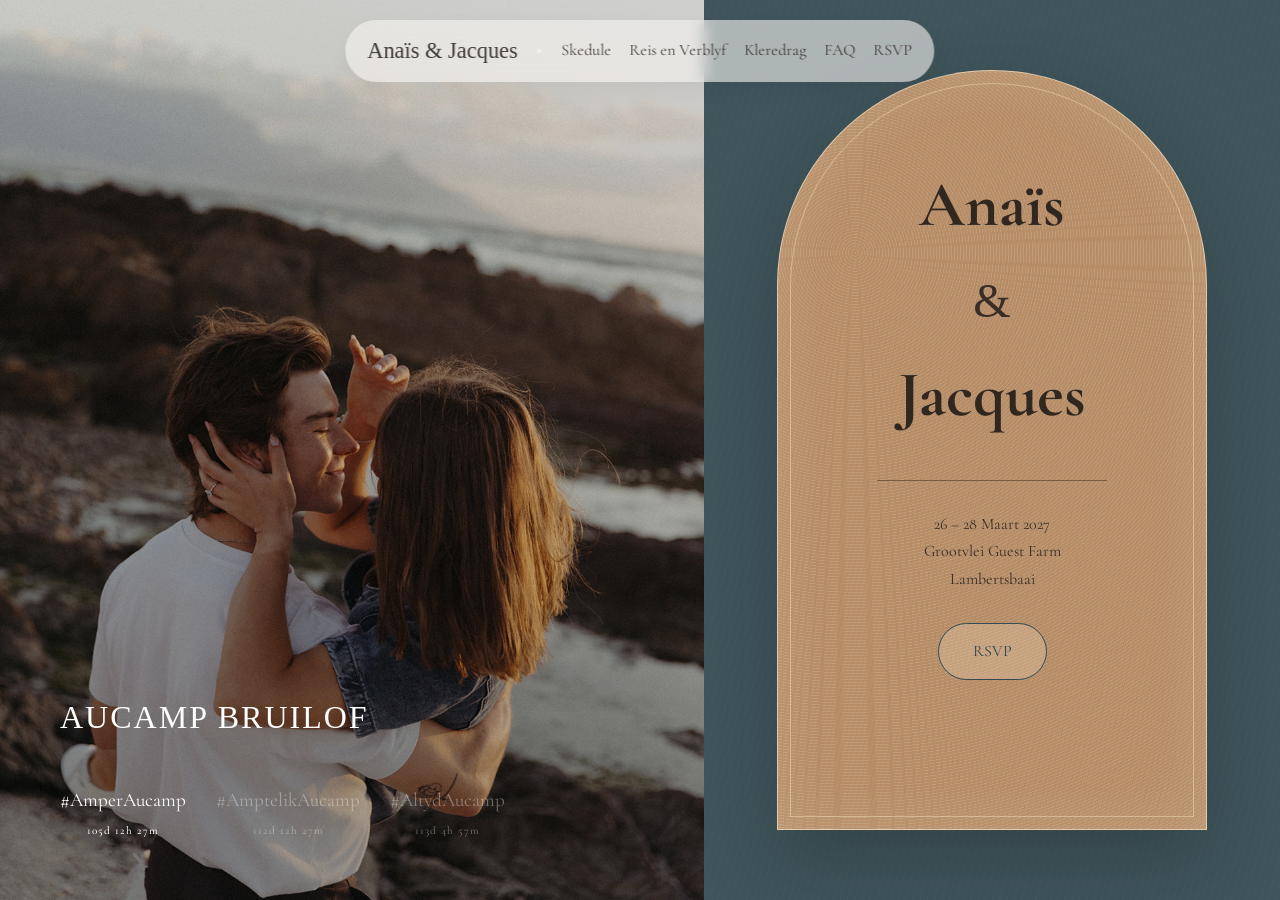
<file: index.html>
<!DOCTYPE html>
<html lang="en">
<head>
    <meta charset="UTF-8">
    <meta name="viewport" content="width=device-width, initial-scale=1.0">
    <title>Anaïs & Jacques | Weskus Troue</title>
    <link rel="preconnect" href="https://fonts.googleapis.com">
    <link rel="preconnect" href="https://fonts.gstatic.com" crossorigin>
    <link href="https://fonts.googleapis.com/css2?family=Cormorant+Garamond:wght@300;400;500;600&amp;family=Manrope:wght@300;400;500&amp;display=swap" rel="stylesheet">
    <link rel="stylesheet" href="css/main.css">
</head>
<body>

<nav class="floating-nav" aria-label="Main navigation">
    <div class="brand">Anaïs & Jacques</div>
    <button class="nav-toggle" aria-expanded="false" aria-label="Open navigation menu">
        <span class="nav-toggle-icon"></span>
    </button>
    <div class="nav-links">
        <a href="#schedule">Skedule</a>
        <a href="#travel">Reis en Verblyf</a>
        <a href="#kleredrag">Kleredrag</a>
        <a href="#faq">FAQ</a>
        <a href="rsvp.html" class="nav-rsvp">RSVP</a>
    </div>
</nav>

<div class="site-split">
    <aside id="leftPanel" class="left-fixed" data-default-bg="assets/images/hero.jpg">
        <div class="left-overlay">
            <p class="hero-title">Aucamp Bruilof</p>
            <div class="hashtag-container">
                <div class="hashtag-group">
                    <span class="hashtag" id="hashtag-amper">
                        #AmperAucamp
                        <span class="countdown" id="countdown-amper"></span>
                    </span>
                    <span class="hashtag" id="hashtag-amptelik">
                        #AmptelikAucamp
                        <span class="countdown" id="countdown-ceremony"></span>
                    </span>
                    <span class="hashtag" id="hashtag-altyd">
                        #AltydAucamp
                        <span class="countdown" id="countdown-altyd"></span>
                    </span>
                </div>
            </div>
        </div>
    </aside>

    <main id="rightScroll" class="right-scroll">

        <section class="hero-invitation" id="home" data-bg="assets/images/hero.jpg">
            <div class="invitation-arch">
                <h2>Anaïs</h2>
                <div class="amp">&</div>
                <h2>Jacques</h2>
                <div class="divider"></div>
                <p>26 – 28 Maart 2027</p>
                <p>Grootvlei Guest Farm</p>
                <p>Lambertsbaai</p>
                <a class="btn" href="rsvp.html">RSVP</a>
            </div>
        </section>

        <section class="content-section" id="schedule" data-bg="assets/images/image1.jpg">
            <div class="content-panel">
                <h2>Skedule</h2>

                <div class="timeline-item">
                    <h3>Vrydag · 26 Maart</h3>
                    <div class="timeline">
                        <div class="event">
                            <div class="event-body">
                                <h4>2:00 PM — Aankoms</h4>
                                <p>Gaste is welkom om vanaf 2:00 PM te arriveer.</p>
                            </div>
                        </div>

                        <div class="event">
                            <div class="event-body">
                                <h4>6:00 PM — Verwelkomingsbraai</h4>
                                <p>Sluit by ons aan vir ’n ontspanne aand van lekker kos, drankies en goeie geselskap terwyl ons die trounaweek saam afskop.</p>
                            </div>
                        </div>
                    </div>
                </div>

                <div class="timeline-item">
                    <h3>Saterdag · 27 Maart</h3>
                    <div class="timeline">
                        <div class="event">
                            <div class="event-body">
                                <h4>8:30 AM — Troudag Ontbyt</h4>
                                <p>Gaste word uitgenooi vir 'n ontspanne oggend van lekker kuier en gesels.</p>
                            </div>
                        </div>

                        <!-- <div class="event">
                            <div class="event-body">
                                <h4>Troudag Placeholder</h4>
                                <p>Placeholdeer</p>
                            </div>
                        </div> -->

                        <div class="event">
                            <div class="event-body">
                                <h4>4:00 PM — Seremonie</h4>
                                <p>Seremonie, Canapes en Onthaal</p>
                            </div>
                        </div>
                    </div>
                </div>

                <div class="timeline-item">
                    <h3>Sondag · 28 Maart</h3>
                    <div class="timeline">
                        <div class="event">
                            <div class="event-body">
                                <h4>8:30 AM — Afskeidsontbyt</h4>
                                <p>’n Ontspanne ontbyt om die naweek saam af te sluit </p>
                            </div>
                        </div>

                        <div class="event">
                            <div class="event-body">
                                <h4>11:00 AM — Vertrek</h4>
                            </div>
                        </div>
                    </div>
                </div>

                <div class="timeline-item note">
                    <h3>Nota</h3>
                    <div class="timeline">
                        <div class="event">
                            <div class="event-body">
                                <p>Hou die webwerf dop, die tydlyn sal nader aan tyd meer inligting gee.</p>
                            </div>
                        </div>
                    </div>
                </div>
            </div>
        </section>

        <section class="content-section" id="travel" data-bg="assets/images/image2.jpg">
            <div class="content-panel">
                <h2>Reis en Verblyf</h2>

                <div class="info-card">
                    <h3>Hoe om daar te kom</h3>
                    <p>Vir gaste wat invlieg, is die naaste lughawe Kaapstad Internasionale Lughawe.
                        Vanaf die lughawe is Lambertsbaai ongeveer 3 ure se ry langs die Weskus. Ons beveel aan dat gaste ’n motor huur of saamry waar moontlik.</p>
                    <!-- add spaces between paragraphs -->
                    <p>&nbsp</p>
                    <p style="font-weight: bold;">Indien genoeg belangstelling op die RSVP vorm aangedui word, sal ons ook ’n shuttle service vanaf Kaapstad reël.</p>
                    <p>&nbsp</p>
                    <p>Die rit bied pragtige Weskus-landskappe en is deel van die ervaring van die naweek. Ons sien uit daarna om julle daar te verwelkom!</p>
                </div>

                <div class="info-card">
                    <h3>Verblyf</h3>
                    <p>Daar is meer as genoeg verblyf op die venue vir al die gaste. Finale reëlings sal nader aan die tyd gefinaliseer word.</p>
                    <p>&nbsp</p>
                    <p>Vir beplannings- en begrotingsdoeleindes beveel ons aan dat gaste voorsiening maak vir ongeveer R1 500 tot R2 000 per kamer, <em>vir 2 mense </em>, per nag. Die finale bedrag kan effens wissel afhangend van die spesifieke verblyf wat toegeken word.</p>
                    <p>&nbsp</p>
                    <p style="font-weight: bold;">Die meeste van die verblyfopsies is geprys vir twee persone wat ’n kamer deel. Saterdag en Sondag ontbyt is by die verblyf ingesluit.</p>
                    <p>&nbsp</p>
                    <p>Verdere besonderhede sal mettertyd gekommunikeer word.</p>
                </div>
            </div>
        </section>

        <section class="content-section" id="kleredrag" data-bg="assets/images/image3.jpg">
            <div class="content-panel">
                <h2>Kleredrag</h2>

                <div class="dress-grid">
                    <div class="dress-text">
                        <p>Dink Italian Coastal Elegance - ligte materiale, natuurlike teksture, sagte blompatrone en son-gewaste kleure wat pas by 'n ontspanne Weskus-naweek. Die seremonie vind op die strand plaas, daarom word toepaslike skoene aangemoedig. </p>
                    </div>

                    <div class="dress-image-wrap">
                        <img class="dress-image" src="assets/images/dresscode_collage.png" alt="Kleredrag Collage Placeholder">
                    </div>
                </div>
            </div>
        </section>

        <section class="weekend-intro" data-bg="assets/images/image4.jpg">
            <div class="intro-inner">
                <h2>Sien jou by die Weskus</h2>
                <p>
                    Sluit by ons aan vir ’n ontspanne trounaweek, omring deur see-uitsigte, 
                    heerlike kos en die mense vir wie ons die liefste is.
                </p>
            </div>
        </section>

        <section class="faq-section" id="faq" data-bg="assets/images/image5.jpg">
                <h2>Gereelde Vrae</h2>
                <details>
                    <summary>Kan ek ’n +1 bring?</summary>
                    <p>Slegs as dit op jou uitnodiging vermeld is.</p>
                </details>

                <details>
                    <summary>Is kinders welkom?</summary>
                    <p>Ja, kinders is welkom by die venue. Sien asseblief die RSVP vraag.</p>
                </details>

                <details>
                    <summary>Het julle dieetvereistes?</summary>
                    <p>Laat ons asseblief weet op die RSVP as jy ’n spesiale dieet het (bv. vegetarïer, vegan, gluten‑vry).</p>
                </details>

                <details>
                    <summary>Wanneer moet ek arriveer / check‑in?</summary>
                    <p>Gaste word vanaf 2:00 PM op 26 Maart 2027 verwelkom.</p>
                </details>

                <details>
                    <summary>Is daar parkering by die venue?</summary>
                    <p>Ja, daar is parkering op die perseel. Saamry word aangemoedig waar moontlik.</p>
                </details>

                <details>
                    <summary>Is daar ’n shuttle vanaf Kaapstad Lughawe?</summary>
                    <p>Ons sal ’n shuttle oorweeg indien genoeg gaste dit versoek; merk dit asseblief op jou RSVP.</p>
                </details>

                <details>
                    <summary>Waar bly ons oor?</summary>
                    <p>Daar is meer as genoeg verblyf op die venue beskikbaar.</p>
                </details>

                <details>
                    <summary>Waar stuur ek geskenke?</summary>
                    <p>Julle teenwoordigheid is vir ons die grootste geskenk. Vir die wat graag iets ekstra
                       wil gee, verkies ons 'n geldelike bydrae wat ons kan gebruik vir ons toekoms saam.
                       Daar sal 'n QR-kode beskikbaar wees vir die wat hiervan gebruik wil maak, maar voel asseblief
                       onder geen verpligting nie.</p>
                </details>

                <details>
                    <summary>Wanneer moet ek RSVP?</summary>
                    <p>RSVP asseblief voor die datum wat op die uitnodiging aangedui word sodat ons spyseniering en sitplekke kan reël.</p>
                </details>

        </section>

        <footer>
            <p>Anaïs & Jacques · Weskus Trounaweek · Maart 2027</p>
        </footer>

    </main>
</div>

<script src="js/split-scroll.js"></script>
<script src="js/hashtag-countdown.js"></script>
</body>
</html>
</file>
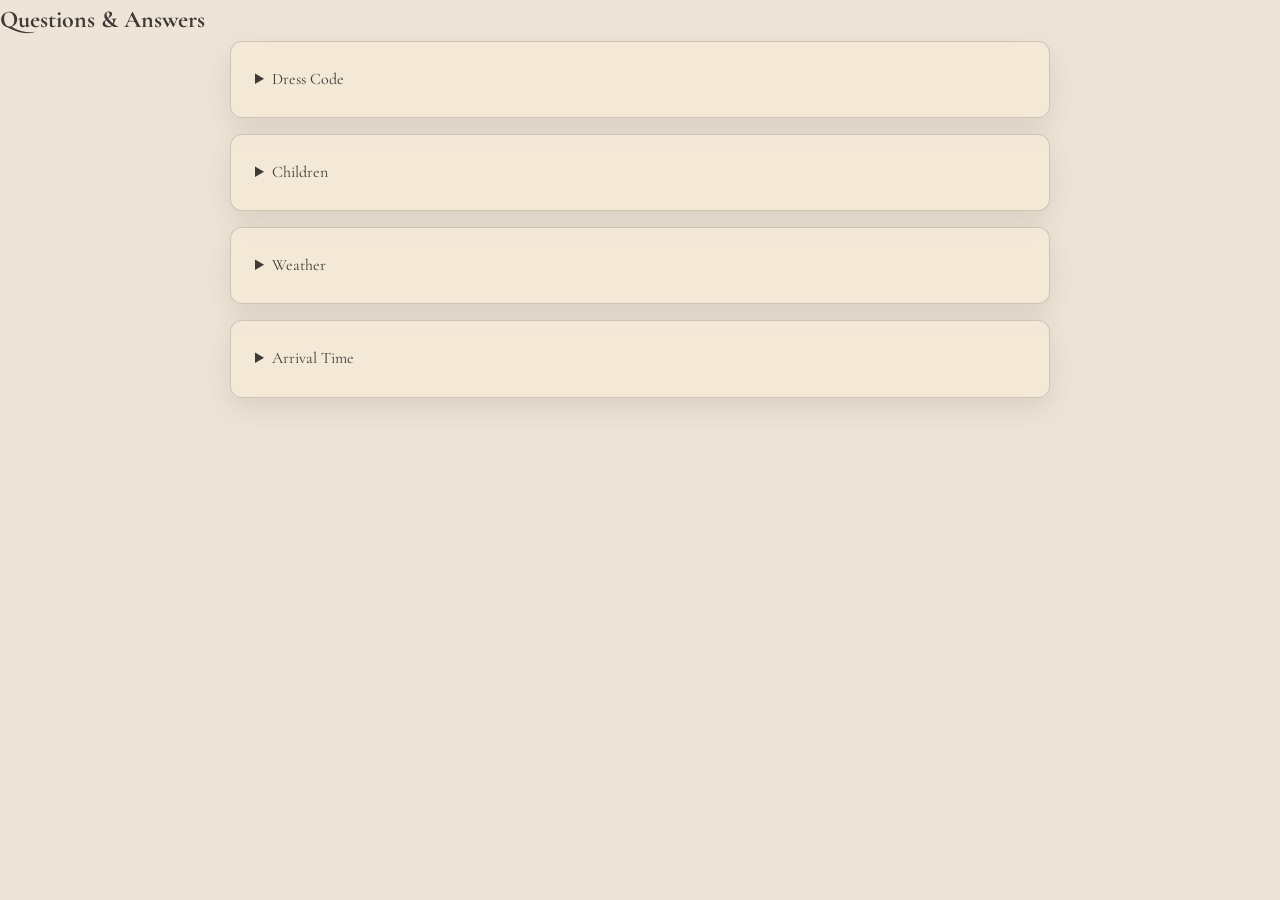
<file: faq.html>
<html><head><link rel='stylesheet' href='css/main.css'></head><body>
<section class='section'>
<h2>Questions & Answers</h2>
<details><summary>Dress Code</summary><p>To be added.</p></details>
<details><summary>Children</summary><p>To be added.</p></details>
<details><summary>Weather</summary><p>To be added.</p></details>
<details><summary>Arrival Time</summary><p>To be added.</p></details>
</section></body></html>
</file>
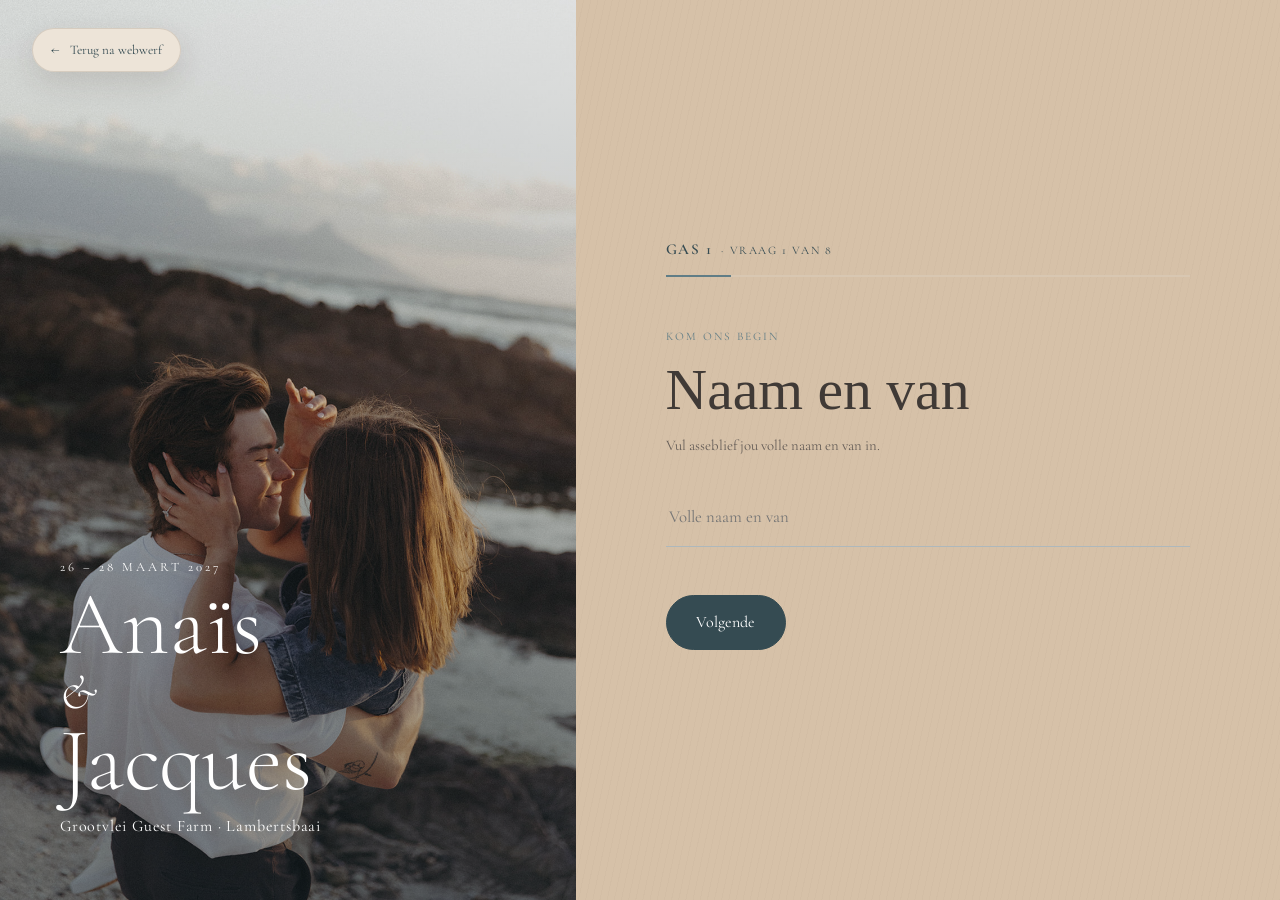
<file: rsvp.html>
<!DOCTYPE html>
<html lang="en">
<head>
    <meta charset="UTF-8">
    <meta name="viewport" content="width=device-width, initial-scale=1.0">
    <title>RSVP | Anaïs &amp; Jacques</title>
    <link rel="preconnect" href="https://fonts.googleapis.com">
    <link rel="preconnect" href="https://fonts.gstatic.com" crossorigin>
    <link href="https://fonts.googleapis.com/css2?family=Cormorant+Garamond:wght@300;400;500;600&amp;family=Manrope:wght@300;400;500&amp;display=swap" rel="stylesheet">
    <link rel="stylesheet" href="css/main.css">
</head>
<body class="rsvp-page">
    <a class="rsvp-home-link" href="index.html" aria-label="Back to wedding website">
        <span aria-hidden="true">←</span> Terug na webwerf
    </a>

    <main class="rsvp-layout">
        <aside class="rsvp-visual">
            <div class="rsvp-visual-copy">
                <p class="eyebrow">26 – 28 Maart 2027</p>
                <h1>Anaïs <span>&amp;</span> Jacques</h1>
                <p>Grootvlei Guest Farm · Lambertsbaai</p>
            </div>
        </aside>

        <section class="rsvp-form-panel">
            <div class="rsvp-progress" aria-label="Form progress">
                <span id="progressLabel">Gas 1 · Vraag 1 van 8</span>
                <div class="progress-track" aria-hidden="true">
                    <div id="progressBar" class="progress-bar"></div>
                </div>
            </div>

            <form id="rsvpForm" class="rsvp-form" name="wedding-rsvp" method="POST" data-netlify="true" data-netlify-honeypot="bot-field" novalidate netlify>
                <input type="hidden" name="form-name" value="wedding-rsvp">
                <!-- honeypot field for bots; keep hidden from users -->
                <div style="display:none">
                    <label>Do not fill this field: <input name="bot-field" /></label>
                </div>
                <input id="partyRsvps" type="hidden" name="party-rsvps" value="">
                <input id="partySize" type="hidden" name="party-size" value="1">

                <div class="rsvp-step is-active" data-step>
                    <p class="question-number">Kom ons begin</p>
                    <label for="guestName">Naam en van</label>
                    <p class="question-help">Vul asseblief jou volle naam en van in.</p>
                    <input id="guestName" name="name" type="text" autocomplete="name" placeholder="Volle naam en van" required>
                </div>

                <div class="rsvp-step" data-step>
                    <p class="question-number">Kontakbesonderhede</p>
                    <label for="guestEmail">Wat is jou e-pos adres?</label>
                    <p class="question-help">Ons sal dit slegs vir troue opdaterings gebruik.</p>
                    <input id="guestEmail" name="email" type="email" autocomplete="email" placeholder="you@example.com" required>
                </div>

                <fieldset class="rsvp-step" data-step>
                    <legend>Sien ons jou daar?</legend>
                    <p class="question-help">Sal jy ons trou naweek van 26 - 28 Maart 2027 kan bywoon? </p>
                    <div class="choice-grid">
                        <label class="choice-card">
                            <input type="radio" name="attendance" value="Yes, I will be there" required>
                            <span>Ja</span>
                        </label>
                        <label class="choice-card">
                            <input type="radio" name="attendance" value="No, I cannot attend" required>
                            <span>Nee</span>
                        </label>
                    </div>
                </fieldset>

                <div class="rsvp-step" data-step data-decline-step>
                    <label for="coupleNote">Wil jy 'n nota los vir die paartjie?</label>
                    <p class="question-help">Hierdie vraag is opsioneel.</p>
                    <textarea id="coupleNote" name="note-for-couple" rows="4" placeholder="Jou nota"></textarea>
                </div>

                <div class="rsvp-step" data-step data-party-size-step>
                    <p class="question-number">Groep grootte</p>
                    <label for="partyTotal">Vir hoeveel mense wil jy RSVP (insluitend jy)?</label>
                    <p class="question-help">Kies asseblief die totale aantal mense waarvoor jy vir wil RSVP soos per jou uitnodiging.</p>
                                        <div class="number-input">
                                            <button type="button" class="number-decrement" aria-label="Verminder aantal">−</button>
                                            <input id="partyTotal" name="party-total" type="number" min="1" max="20" value="1" required>
                                            <button type="button" class="number-increment" aria-label="Verhoog aantal">+</button>
                                        </div>
                </div>

                <div class="rsvp-step" data-step data-attending-step>
                    <label for="dietary">Dieetvereistes</label>
                    <p class="question-help">Het jy enige dieetvereistes of allergieë?</p>
                    <textarea id="dietary" name="dietary-requirements" rows="4" placeholder="Geen dieetvereistes"></textarea>
                </div>

                <div class="rsvp-step" data-step data-attending-step>
                    <label for="transport">Shuttle diens</label>
                    <p class="question-help">Indien daar n shuttle-service is vanaf die lughawe na die venue (en terug), sal julle daarvan wil gebruik maak? Indien daar genoeg belangstelling is, sal verdere reëlings getref word met julle as julle "Ja" kies.</p>
                    <select id="transport" name="transport" required>
                        <option value="" selected disabled>Kies 'n opsie</option>
                        <option value="Yes">Ja, asseblief</option>
                        <option value="No">Nee, ek sal my eie vervoer organiseer</option>
                        <option value="Maybe">Miskien — stuur asseblief meer inligting</option>
                    </select>
                </div>

                <div class="rsvp-step" data-step data-attending-step>
                    <label for="songRequest">Liedjie versoek</label>
                    <p class="question-help">Het jy ’n liedjie wat jy graag op die dansvloer wil hoor?</p>
                    <textarea id="songRequest" name="song-request" rows="4" placeholder="Kunstenaar en liedjie naam"></textarea>
                </div>

                <div class="rsvp-step" data-step data-attending-step>
                    <label for="children">Kinders</label>
                    <p class="question-help">Sal jy kinders saambring? Indien ja, hoeveel kinders en watter ouderdom?</p>
                    <textarea id="children" name="children" rows="4" placeholder="Kinders - Jaar van geboorte"></textarea>
                </div>

                <fieldset class="rsvp-step" data-step data-attending-step data-party-step>
                    <legend>Wil jy vir iemand anders RSVP?</legend>
                    <p class="question-help">Jy kan nou dieselfde vrae vir die volgende persoon soos per jou uitnodiging invul.</p>
                    <div class="choice-grid">
                        <label class="choice-card">
                            <input id="addAnotherYes" type="radio" name="add-another-person" value="yes" required>
                            <span>Ja, voeg nog iemand by</span>
                        </label>
                        <label class="choice-card">
                            <input id="addAnotherNo" type="radio" name="add-another-person" value="no" required>
                            <span>Nee, voltooi my RSVP</span>
                        </label>
                    </div>
                </fieldset>

                <div class="rsvp-actions">
                    <button id="backButton" class="rsvp-button rsvp-button-secondary" type="button">Terug</button>
                    <button id="nextButton" class="rsvp-button" type="button">Volgende</button>
                    <button id="submitButton" class="rsvp-button" type="submit">Gaan voort</button>
                </div>
                <p id="formError" class="form-error" role="alert" aria-live="polite"></p>
            </form>

            <div id="rsvpSuccess" class="rsvp-success" hidden>
                <p class="question-number">RSVP ontvang</p>
                <h2>Baie dankie!</h2>
                <p id="successMessage">Jou RSVP is suksesvol ingedien.</p>
                <a class="rsvp-button" href="index.html">Terug na die webwerf</a>
            </div>
        </section>
    </main>

    <script src="js/rsvp.js?v=4"></script>
</body>
</html>
</file>
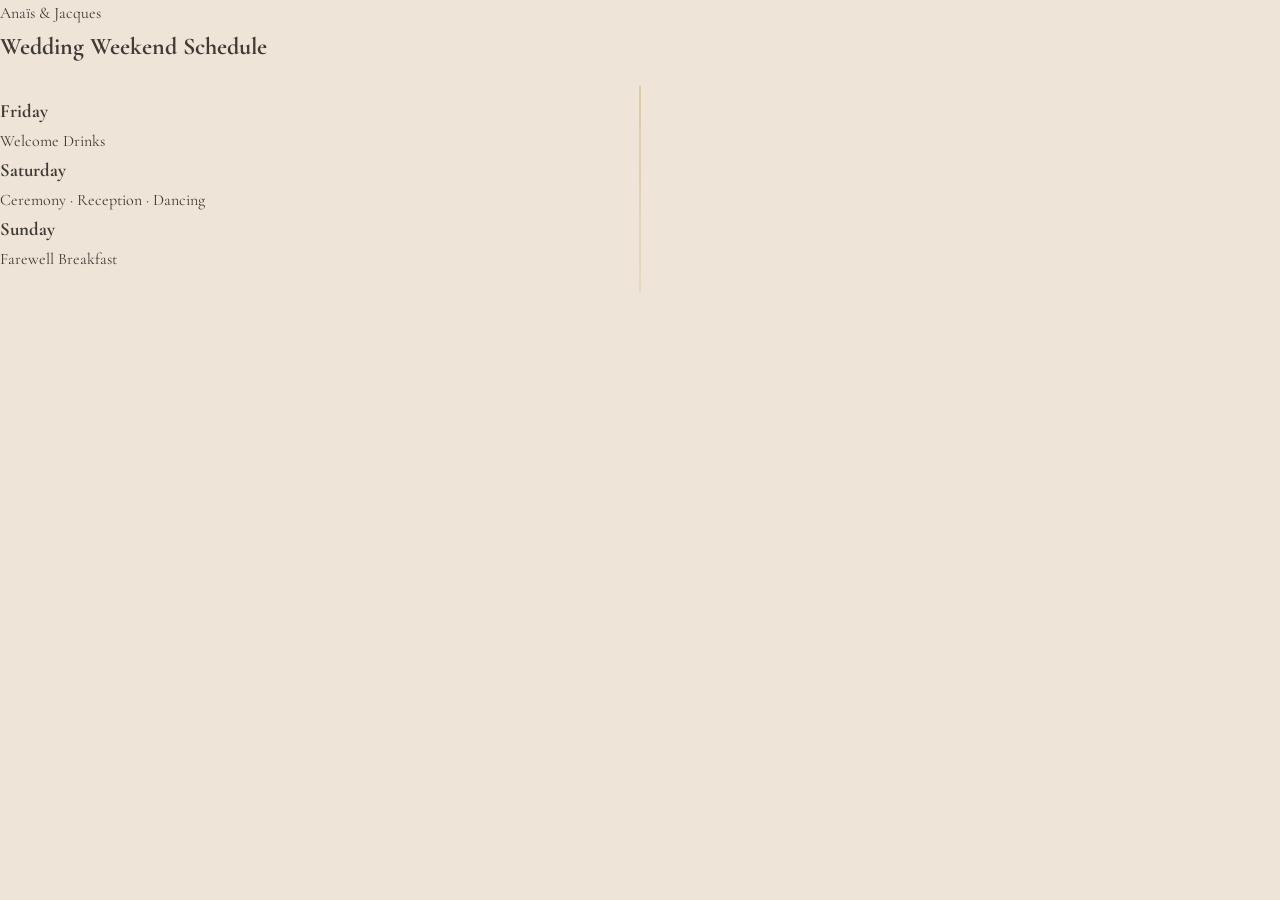
<file: schedule.html>
<html><head><link rel='stylesheet' href='css/main.css'></head><body>
<nav><div>Anaïs & Jacques</div></nav>
<section class='section'><h2>Wedding Weekend Schedule</h2>
<div class='timeline'>
<h3>Friday</h3><p>Welcome Drinks</p>
<h3>Saturday</h3><p>Ceremony · Reception · Dancing</p>
<h3>Sunday</h3><p>Farewell Breakfast</p>
</div></section></body></html>
</file>
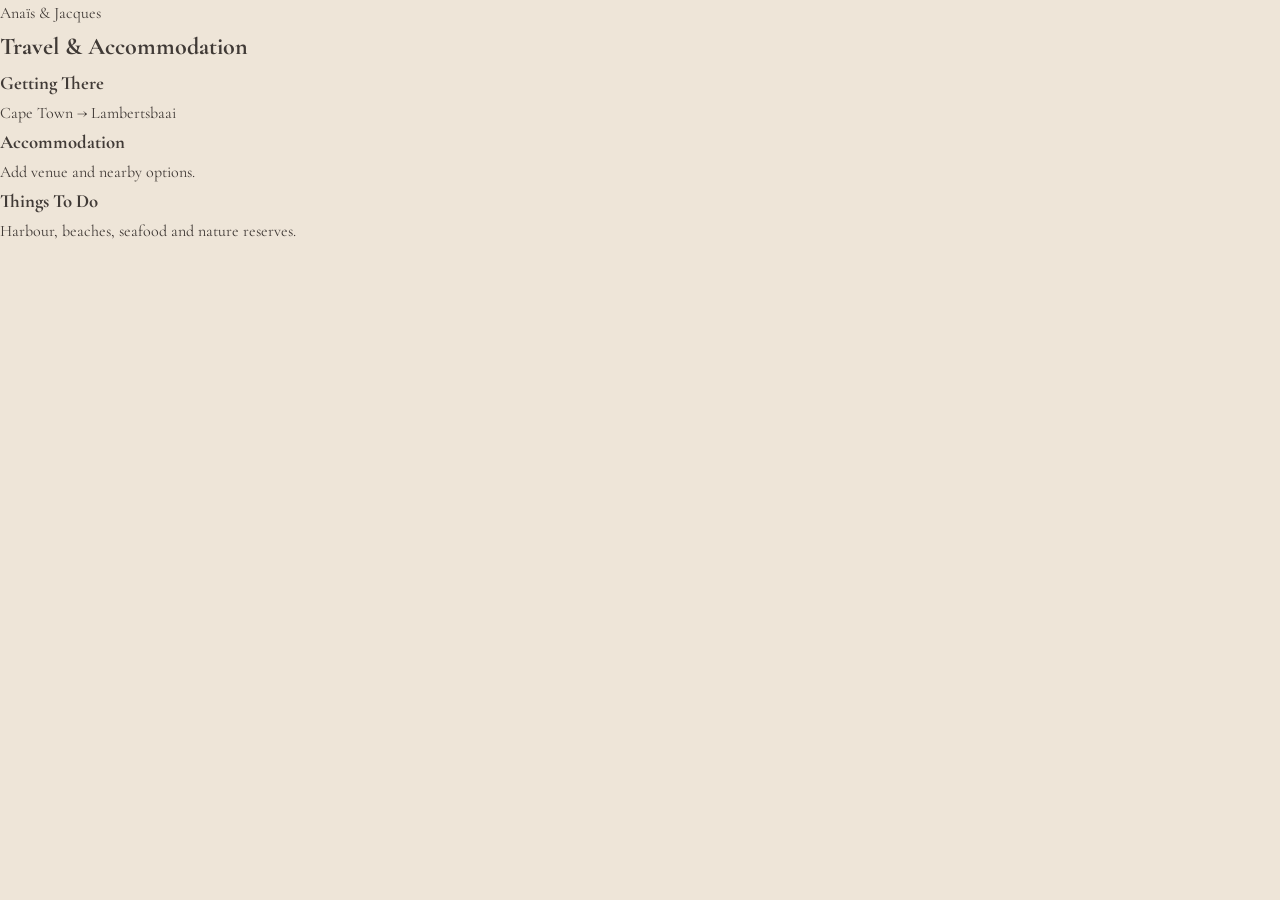
<file: travel.html>
<html><head><link rel='stylesheet' href='css/main.css'></head><body>
<nav><div>Anaïs & Jacques</div></nav>
<section class='section'>
<h2>Travel & Accommodation</h2>
<div class='grid'>
<div class='card'><h3>Getting There</h3><p>Cape Town → Lambertsbaai</p></div>
<div class='card'><h3>Accommodation</h3><p>Add venue and nearby options.</p></div>
<div class='card'><h3>Things To Do</h3><p>Harbour, beaches, seafood and nature reserves.</p></div>
</div>
</section></body></html>
</file>
<file: css/main.css>
@import url('https://fonts.googleapis.com/css2?family=Cormorant+Garamond:wght@300;400;500;600&family=Cormorant Garamond:wght@300;400;500&display=swap');

:root {
  --paper: #eee5d8;
  --paper-dark: #d8c7b2;
  --sky: #9aadb0;
  --ocean: #607d86;
  --deep: #354b52;
  --gold: #bd9670;
  --text: #403a36;
  --ivory: #f5ede1;
  --umber: #6b4d40;
  --clay: #89624c;
  --slate: #4d6870;
}

* {
  margin: 0;
  padding: 0;
  box-sizing: border-box;
}

html {
  scroll-behavior: smooth;
}

body {
  font-family: 'Cormorant Garamond', sans-serif;
  background: var(--paper);
  color: var(--text);
  line-height: 1.7;
}

/* Make the page use a fixed left column and a scrollable right column */
html, body {
  height: 100%;
}

body {
  overflow: hidden; /* only the right panel scrolls */
}

.site-split {
  min-height: 100vh;
}

.left-fixed {
  position: fixed;
  left: 0;
  top: 0;
  bottom: 0;
  width: 55%;
  background: linear-gradient(rgba(0,0,0,0.18), rgba(0,0,0,0.35)), url('../assets/images/hero.jpg') center/cover no-repeat;
  background-position: 50% 70%; /* nudge focal point (X% Y%) */
  z-index: 1;
  display: flex;
  align-items: flex-end;
  padding: 60px;
  color: white;
  transition: background-image 400ms ease, opacity 300ms ease;
}

.left-fixed .left-overlay {
  position: relative;
  z-index: 2;
}

.right-scroll {
  margin-left: 55%;
  height: 100vh;
  overflow-y: auto;
  overflow-x: hidden;
  -webkit-overflow-scrolling: touch;
  position: relative;
  z-index: 2;
  background: transparent;
}

/* Ensure each right-side section can occupy viewport height so image swaps are noticeable */
.right-scroll section,
.right-scroll footer {
  min-height: 100vh;
}

/* Mobile image block (inserted by JS) - hidden by default */
.mobile-image {
  display: none;
  width: 100%;
  position: relative;
  background-size: cover;
  background-position: center center;
  background-repeat: no-repeat;
  overflow: hidden;
}

.mobile-image .mobile-overlay {
  position: absolute;
  left: 0;
  right: 0;
  bottom: 12%;
  color: white;
  text-align: center;
  padding: 0 20px;
  z-index: 2;
}

.mobile-image .mobile-overlay h1 {
  font-size: 2.6rem;
  margin: 6px 0 4px;
}

.mobile-image.mobile-hero {
  min-height: 100vh;
}

.mobile-image:not(.mobile-hero) {
  min-height: 40vh;
  font-family: 'Playfair Display', serif;
  font-weight: 400;
}

.floating-nav {
  position: fixed;
  top: 20px;
  left: 50%;
  transform: translateX(-50%);
  z-index: 1000;
  /* more see-through */
  background: rgba(248,246,242,0.6);
  backdrop-filter: blur(8px);
  border-radius: 999px;
  padding: 12px 22px;
  display: flex;
  gap: 20px;
  align-items: center;
  box-shadow: 0 8px 20px rgba(0,0,0,0.05);
}

.brand {
  font-family: 'Playfair Display', serif;
  font-size: 1.4rem;
}

.nav-links {
  display: flex;
  gap: 18px;
}

.nav-links a {
  text-decoration: none;
  color: var(--text);
}

.hero-layout {
  display: grid;
  grid-template-columns: 62% 38%;
  min-height: 100vh;
}

.hero-photo {
  position: relative;
  min-height: 100vh;
  background: linear-gradient(rgba(0,0,0,0.15), rgba(0,0,0,0.35)),
              url('../assets/images/hero.jpg') center center/cover no-repeat;
  background-position: 50% 35%;
}

.hero-gradient {
  position: absolute;
  inset: 0;
}

.hero-copy {
  position: absolute;
  left: 70px;
  bottom: 70px;
  color: white;
}

.hero-copy h1 {
  font-size: 6rem;
  line-height: 0.9;
  margin: 15px 0;
}

.hero-date,
.hero-title {
  font-family: 'Playfair Display', serif;
  font-weight: 400;
  letter-spacing: 2px;
  text-transform: uppercase;
  font-size: 2rem;
}

.hero-hashtag {
  font-size: 1.5rem;
  margin-top: -5px;
  margin-left: 20px;
}

.hashtag-container {
  margin-top: 40px;
  width: 100%;
  display: flex;
  justify-content: center;
}

.hashtag-group {
  display: flex;
  gap: 30px;
  align-items: flex-start;
  justify-content: center;
  flex-wrap: wrap;
}

.hashtag {
  font-size: 1.2rem;
  position: relative;
  transition: opacity 400ms ease;
  display: inline-block;
  white-space: nowrap;
  min-height: 50px;
  display: flex;
  flex-direction: column;
  align-items: center;
}

.hashtag.greyed-out {
  opacity: 0.7;
  color: rgba(255, 255, 255, 0.5);
}

.countdown {
  display: block;
  font-size: 0.7rem;
  margin-top: 4px;
  font-weight: 500;
  letter-spacing: 1px;
}

.hero-invitation {
  display: flex;
  justify-content: center;
  align-items: center;
  padding: 50px;
  background-color: #3f555b;
  background-image:
    repeating-linear-gradient(105deg, rgba(255, 255, 255, 0.018) 0 1px, transparent 1px 7px);
}

.invitation-arch {
  position: relative;
  isolation: isolate;
  overflow: hidden;
  width: 100%;
  max-width: 430px;
  min-height: 760px;
  background-color: #b78e68;
  background-image:
    repeating-radial-gradient(circle at 18% 24%, rgba(255, 244, 225, 0.13) 0 0.7px, transparent 0.8px 3px),
    repeating-linear-gradient(103deg, rgba(67, 43, 31, 0.045) 0 1px, transparent 1px 5px);
  border: 1px solid rgba(247, 230, 207, 0.68);
  border-radius: 260px 260px 0 0;
  padding: 80px 50px;
  text-align: center;
  color: #392d27;
  box-shadow:
    0 30px 75px rgba(24, 32, 34, 0.32),
    inset 0 0 55px rgba(255, 239, 216, 0.15);
}

.invitation-arch::before {
  content: '';
  position: absolute;
  inset: 12px;
  z-index: -1;
  border: 1px solid rgba(255, 237, 211, 0.4);
  border-radius: 248px 248px 0 0;
  pointer-events: none;
}

.eyebrow {
  text-transform: uppercase;
  letter-spacing: 3px;
  font-size: 0.8rem;
}

.invitation-arch h2 {
  font-size: 4rem;
  color: #302721;
}

.amp {
  font-size: 3rem;
  font-family: 'Playfair Display', serif;
}

.divider {
  height: 1px;
  width: 70%;
  margin: 30px auto;
  background: rgba(61, 43, 34, 0.52);
}

.invitation-arch .btn {
  border-color: #344b52;
  color: #2f454c;
  background: rgba(244, 226, 202, 0.24);
}

.invitation-arch .btn:hover {
  border-color: #455c6c;
  background: #455c6c;
  color: #f7f1e8;
}

.btn {
  display: inline-block;
  margin-top: 30px;
  padding: 14px 34px;
  border: 1px solid var(--deep);
  border-radius: 999px;
  text-decoration: none;
  color: var(--deep);
  transition: 0.25s;
}

.btn:hover {
  background: var(--deep);
  color: white;
}

.split-section {
  display: grid;
  grid-template-columns: 55% 45%;
  min-height: 100vh;
}

.image-panel {
  background: url('../assets/images/placeholder.jpg') center center/cover no-repeat;
}

.content-panel {
  padding: 120px 70px;
  display: flex;
  flex-direction: column;
  justify-content: center;
}

.content-panel h2 {
  position: relative;
  font-size: 4.5rem;
  margin-bottom: 40px;
}

.content-panel h2::after {
  content: '';
  display: block;
  width: 52px;
  height: 1px;
  margin-top: 16px;
  background: currentColor;
  opacity: 0.45;
}

.content-section {
  position: relative;
  z-index: 2;
  margin-top: 0;
  box-shadow: inset 0 1px rgba(255, 248, 235, 0.32);
}

#schedule {
  background: linear-gradient(180deg, #cdb395 0%, #e0c9ab 18%, #e7d8c5 100%);
  color: #44382f;
}

#travel {
  background: linear-gradient(180deg, #e7d8c5 0%, #d7c3a8 42%, #cab292 100%);
  color: #44382f;
}

#story {
  background: linear-gradient(180deg, #cab292 0%, #dcc8ae 48%, #eadfce 100%);
  color: #44382f;
}

#kleredrag {
  background: linear-gradient(180deg, #cab292 0%, #d5bfa0 44%, #e3d4c2 100%);
  color: #3f555b;
}

#schedule .content-panel h2 {
  color: #3f555b;
}

#travel .content-panel h2 {
  color: #3f555b;
}

#story .content-panel h2 {
  color: #3f555b;
}

.timeline-item,
.info-card {
  padding: 28px 0;
  border-top: 1px solid rgba(91, 70, 55, 0.18);
}

/* Travel section cards: two-column grid on desktop, subtle paper cards */
#travel .content-panel {
  display: grid;
  grid-template-columns: 1fr 1fr;
  gap: 28px;
  align-items: start;
}

#travel .content-panel h2 {
  grid-column: 1 / -1;
  margin-bottom: 8px;
}

#travel .info-card {
  padding: 22px;
  border-top: none;
  background: rgba(247,241,235,0.35);
  border-radius: 12px;
  border: 1px solid rgba(200,170,140,0.08);
  box-shadow: 0 6px 20px rgba(40,30,24,0.04);
  transition: transform 220ms ease, box-shadow 220ms ease;
}

#travel .info-card h3 {
  margin-top: 0;
  color: #5a4840;
}

#travel .info-card p { color: #545f60; line-height: 1.6; }

#travel .info-card:hover { transform: translateY(-4px); box-shadow: 0 12px 30px rgba(36,28,22,0.06); }

@media (max-width: 1100px) {
  #travel .content-panel { grid-template-columns: 1fr; }
  #travel .info-card { padding: 18px; }
}

.timeline-item h4,
.info-card h3 {
  font-size: 2rem;
  margin: 10px 0;
}

/* Timeline / schedule styling */
.timeline-item {
  /* very subtle warm paper tint */
  background: rgba(248,244,238,0.45);
  border-radius: 12px;
  padding: 24px 32px;
  border: 1px solid rgba(200,170,140,0.08);
  box-shadow: 0 6px 16px rgba(45,34,28,0.035);
  margin-bottom: 20px;
  transition: transform 220ms ease, box-shadow 220ms ease;
}

.timeline-item:hover { transform: translateY(-4px); box-shadow: 0 12px 30px rgba(40,30,24,0.06); }

.timeline-item h3 {
  font-size: 1.45rem;
  margin-bottom: 10px;
  color: #6a5242;
  font-weight: 500;
}

.timeline-list {
  display: flex;
  flex-direction: column;
  gap: 12px;
}

/* Alternating vertical timeline */
.timeline {
  position: relative;
  margin: 18px 0 0;
  padding: 10px 0 20px;
}

.timeline:before {
  content: '';
  position: absolute;
  left: 50%;
  top: 0;
  bottom: 0;
  width: 2px;
  background: linear-gradient(180deg, rgba(216,200,160,0.9), rgba(216,200,160,0.4));
  transform: translateX(-50%);
}

.timeline .event {
  position: relative;
  width: 50%;
  padding: 12px 24px;
  box-sizing: border-box;
}

.timeline .event:nth-child(odd) {
  left: 0;
  text-align: right;
  margin-left: 0;
}

.timeline .event:nth-child(even) {
  left: 50%;
  text-align: left;
}

.timeline .event:after {
  content: '';
  position: absolute;
  top: 22px;
  width: 12px;
  height: 12px;
  background: var(--gold);
  border-radius: 50%;
  box-shadow: 0 2px 6px rgba(0,0,0,0.12);
}

.timeline .event:nth-child(odd):after { right: -6px; }
.timeline .event:nth-child(even):after { left: -6px; }

.timeline .event .event-body {
  display: inline-block;
  max-width: 380px;
  vertical-align: top;
}

@media (max-width: 1100px) {
  .timeline:before { left: 8px; }
  .timeline .event { width: 100%; padding-left: 28px; padding-right: 16px; text-align: left; }
  .timeline .event:nth-child(odd), .timeline .event:nth-child(even) { left: 0; }
  .timeline .event:after { left: 8px; }
  .timeline .event .event-body { max-width: 100%; }
}

/* Schedule note: not a timeline entry — present as a simple callout */
#schedule .timeline-item.note .timeline:before { display: none; }
#schedule .timeline-item.note .timeline .event { width: 100%; left: 0; padding-left: 0; padding-right: 0; text-align: left; }
#schedule .timeline-item.note .timeline .event:after { display: none; }
#schedule .timeline-item.note .timeline .event .event-body {
  display: block;
  max-width: 100%;
  padding: 18px 16px;
  background: rgba(255, 255, 250, 0.06);
  border-left: none;
  border-radius: 10px;
  box-shadow: none;
}

/* Mobile: stack hashtags vertically and place countdown to the right of each hashtag */
@media (max-width: 1100px) {
  .hashtag-container { margin-top: 20px; }
  .hashtag-group {
    display: flex;
    flex-direction: column;
    gap: 12px;
    align-items: flex-start;
    justify-content: center;
  }

  .hashtag {
    flex-direction: row;
    align-items: center;
    justify-content: flex-start;
    gap: 10px;
    white-space: normal;
    min-height: 36px;
    font-size: 1.05rem;
  }

  .hashtag .countdown {
    margin-left: 8px;
    margin-top: 0;
    font-size: 0.9rem;
  }

  .hashtag.greyed-out { opacity: 0.7; }
}

.event-body {
  padding: 12px 14px;
  /* keep content readable but avoid stark white */
  background: rgba(255,255,250,0.06);
  border-radius: 8px;
  border-left: 3px solid rgba(216,200,160,0.6);
  color: #4e6166;
}

.event-body h4 {
  font-size: 1.12rem;
  margin-bottom: 6px;
  color: #4a3b34;
  font-family: 'Cormorant Garamond', serif;
}

/* Kleredrag (dress code) section styling */
#kleredrag .content-panel {
  display: block;
}

.dress-grid {
  display: grid;
  /* stack vertically: text above image to avoid squishing on wide screens */
  grid-template-columns: 1fr;
  gap: 28px;
  align-items: start;
  margin-top: 18px;
}

.dress-text p {
  margin-bottom: 14px;
  color: #58463f;
  line-height: 1.7;
}

.dress-image-wrap {
  display: flex;
  align-items: center;
  justify-content: center;
}

.dress-image {
  width: 100%;
  max-width: 720px;
  height: auto;
  object-fit: contain;
  border-radius: 12px;
  border: 1px solid rgba(200,170,140,0.08);
  box-shadow: 0 10px 30px rgba(40,30,24,0.06);
  margin: 0 auto;
}

@media (max-width: 1100px) {
  .dress-grid {
    grid-template-columns: 1fr;
    gap: 18px;
  }
  .dress-image {
    width: 84%;
    margin: 0 auto;
    object-fit: contain;
  }
}

.event-body p { margin: 0; color: #5b6a72; }

@media (min-width: 1100px) {
  .timeline-item { padding: 34px 46px; }
  .timeline-list { gap: 16px; }
  .event-body h4 { font-size: 1.3rem; }
}

.weekend-intro {
  position: relative;
  z-index: 3;
  margin-top: 0;
  padding: 140px 30px;
  text-align: center;
  background: linear-gradient(180deg, #eadfce 0%, #d9c2a4 46%, #b99a78 100%);
  background-position: center 30%;
  color: #3f555b;
}

.weekend-intro h2 {
  font-size: 4.5rem;
  margin-bottom: 20px;
}

.weekend-intro p {
  max-width: 700px;
  margin: auto;
}

.gallery-grid {
  display: grid;
  grid-template-columns: 1fr 1fr;
  gap: 20px;
  margin-top: 40px;
}

.gallery-placeholder {
  height: 240px;
  background: rgba(255, 248, 235, 0.34);
  border: 1px solid rgba(96, 74, 57, 0.14);
  border-radius: 14px;
}

.faq-section {
  position: relative;
  z-index: 4;
  width: 100%;
  max-width: none;
  margin-top: 0;
  padding: 120px clamp(30px, 8vw, 90px);
  background: linear-gradient(180deg, #b99a78 0%, #d4bea0 38%, #eee5d8 100%);
  color: #3f555b;
}

.faq-section h2 {
  font-size: 4.5rem;
  text-align: center;
  margin-bottom: 40px;
}

.details,
details {
  max-width: 820px;
  margin-right: auto;
  margin-left: auto;
  background: rgba(244, 232, 216, 0.9);
  padding: 24px;
  margin-bottom: 16px;
  border-radius: 12px;
  border: 1px solid rgba(76, 54, 42, 0.2);
  box-shadow: 0 10px 28px rgba(62, 43, 34, 0.12);
}

summary {
  cursor: pointer;
}

footer {
  position: relative;
  z-index: 5;
  margin-top: 0;
  padding: 10px;
  text-align: center;
  background: linear-gradient(180deg, #eee5d8 0%, #d8c7b2 100%);
  color: #5d4b3f;
}

/* RSVP */
.rsvp-page {
  min-height: 100%;
  overflow: auto;
  background: var(--paper);
}

.rsvp-layout {
  min-height: 100vh;
  display: grid;
  grid-template-columns: 45% 55%;
}

.rsvp-visual {
  position: relative;
  display: flex;
  align-items: flex-end;
  min-height: 100vh;
  padding: 60px;
  color: white;
  background:
    linear-gradient(rgba(24, 35, 42, 0.12), rgba(24, 35, 42, 0.48)),
    url('../assets/images/hero.jpg') 50% 70% / cover no-repeat;
}

.rsvp-visual-copy {
  position: relative;
  z-index: 1;
}

.rsvp-visual-copy h1 {
  max-width: 600px;
  margin: 8px 0 14px;
  font-size: clamp(3.5rem, 7vw, 6.5rem);
  line-height: 0.86;
  font-weight: 300;
}

.rsvp-visual-copy h1 span {
  display: block;
  margin: 8px 0;
  font-size: 0.55em;
  font-style: italic;
}

.rsvp-visual-copy > p:last-child {
  letter-spacing: 0.05em;
}

.rsvp-home-link {
  position: fixed;
  top: 28px;
  left: 32px;
  z-index: 10;
  display: inline-flex;
  align-items: center;
  gap: 10px;
  padding: 10px 18px;
  border-radius: 999px;
  color: var(--deep);
  background: rgba(238, 229, 216, 0.94);
  border: 1px solid rgba(74, 57, 47, 0.14);
  box-shadow: 0 10px 30px rgba(48, 35, 29, 0.14);
  text-decoration: none;
  font-size: 0.82rem;
  backdrop-filter: blur(10px);
}

.rsvp-form-panel {
  min-height: 100vh;
  display: flex;
  flex-direction: column;
  justify-content: center;
  padding: 70px clamp(32px, 7vw, 110px) 45px;
  background-color: #d6c1a8;
  background-image:
    repeating-linear-gradient(102deg, rgba(74, 52, 40, 0.025) 0 1px, transparent 1px 7px);
}

.rsvp-progress {
  width: min(100%, 640px);
  margin: 0 auto 50px;
  color: var(--deep);
  font-size: 0.72rem;
  letter-spacing: 0.14em;
  text-transform: uppercase;
}

.rsvp-progress strong {
  font-size: 0.95rem;
  font-weight: 600;
  display: inline-block;
  margin-right: 4px;
}

.progress-track {
  height: 2px;
  margin-top: 12px;
  overflow: hidden;
  background: var(--paper-dark);
}

.progress-bar {
  width: 12.5%;
  height: 100%;
  background: var(--ocean);
  transition: width 350ms ease;
}

.rsvp-form {
  width: min(100%, 640px);
  margin: 0 auto;
}

.rsvp-step {
  display: none;
  border: 0;
  animation: rsvpStepIn 400ms ease both;
}

.rsvp-step.is-active {
  display: block;
}

.rsvp-step > label,
.rsvp-step legend {
  display: block;
  width: 100%;
  margin-bottom: 12px;
  color: var(--text);
  font-family: 'Playfair Display', serif;
  font-size: clamp(2.4rem, 4.5vw, 4rem);
  font-weight: 400;
  line-height: 1.05;
}

.question-number {
  margin-bottom: 14px;
  color: var(--ocean);
  font-size: 0.72rem;
  letter-spacing: 0.18em;
  text-transform: uppercase;
}

.question-help {
  margin-bottom: 30px;
  color: #655d57;
  font-size: 0.92rem;
}

.rsvp-step input[type='text'],
.rsvp-step input[type='email'],
.rsvp-step input[type='number'],
.rsvp-step select,
.rsvp-step textarea {
  width: 100%;
  border: 0;
  border-bottom: 1px solid #aeb8bc;
  border-radius: 0;
  outline: 0;
  padding: 15px 3px;
  color: var(--text);
  background: transparent;
  font: inherit;
  font-size: 1.05rem;
  transition: border-color 200ms ease, box-shadow 200ms ease;
}

/* Hide native number input controls but keep accessibility (visual custom appearance) */
.rsvp-step input[type='number']::-webkit-outer-spin-button,
.rsvp-step input[type='number']::-webkit-inner-spin-button {
  -webkit-appearance: none;
  margin: 0;
}
.rsvp-step input[type='number'] {
  -moz-appearance: textfield; /* Firefox */
  appearance: textfield;
}

/* Give number inputs a slightly tighter visual width for the value while keeping full-width layout */
.rsvp-step input[type='number'] { padding-right: 10px; }

/* Number input with custom +/- controls */
.number-input {
  display: inline-flex;
  align-items: center;
  gap: 8px;
}
.number-input input[type="number"] {
  -webkit-appearance: none;
  -moz-appearance: textfield;
  appearance: textfield;
  height: 48px;
  padding: 12px 14px;
  min-width: 84px;
  text-align: center;
  border-radius: 12px;
  border: 1px solid rgba(78,58,47,0.14);
  background: rgba(255,255,250,0.9);
  font-size: 1.05rem;
}
.number-input button {
  display: inline-flex;
  align-items: center;
  justify-content: center;
  width: 40px;
  height: 40px;
  border-radius: 999px;
  border: 1px solid rgba(78,58,47,0.14);
  background: white;
  color: var(--deep);
  font-size: 1.1rem;
  cursor: pointer;
  transition: transform 160ms ease, background 160ms ease;
}
.number-input button:hover { transform: translateY(-2px); background: rgba(244,232,216,0.9); }
.number-input button:active { transform: translateY(0); }

@media (max-width: 760px) {
  .number-input { gap: 6px; }
  .number-input input[type="number"] { min-width: 72px; height: 44px; }
  .number-input button { width: 36px; height: 36px; }
}

.rsvp-step textarea {
  resize: vertical;
}

.rsvp-step select {
  cursor: pointer;
}

.rsvp-step input:focus,
.rsvp-step select:focus,
.rsvp-step textarea:focus {
  border-color: var(--ocean);
  box-shadow: 0 1px 0 var(--ocean);
}

.choice-grid {
  display: grid;
  grid-template-columns: 1fr 1fr;
  gap: 14px;
}

.choice-grid-stacked {
  grid-template-columns: 1fr;
}

.choice-card {
  position: relative;
  cursor: pointer;
}

.choice-card input {
  position: absolute;
  opacity: 0;
  pointer-events: none;
}

.choice-card span {
  display: flex;
  align-items: center;
  min-height: 64px;
  padding: 16px 20px;
  border: 1px solid rgba(78, 58, 47, 0.28);
  border-radius: 12px;
  background: rgba(244, 232, 216, 0.45);
  transition: border-color 200ms ease, background 200ms ease, transform 200ms ease;
}

.choice-card:hover span {
  border-color: var(--ocean);
  transform: translateY(-2px);
}

.choice-card input:focus-visible + span {
  outline: 2px solid var(--ocean);
  outline-offset: 3px;
}

.choice-card input:checked + span {
  border-color: var(--ocean);
  background: rgba(96, 125, 134, 0.25);
}

.rsvp-actions {
  display: flex;
  gap: 12px;
  margin-top: 48px;
}

.rsvp-button {
  min-width: 120px;
  padding: 13px 28px;
  border: 1px solid var(--deep);
  border-radius: 999px;
  color: white;
  background: var(--deep);
  font: inherit;
  cursor: pointer;
  transition: color 200ms ease, background 200ms ease, transform 200ms ease;
}

.rsvp-button:hover {
  transform: translateY(-2px);
  background: #425863;
}

.rsvp-button-secondary {
  color: var(--deep);
  background: transparent;
}

.rsvp-button-secondary:hover {
  color: white;
}

#backButton,
#submitButton {
  display: none;
}

.form-error {
  min-height: 24px;
  margin-top: 14px;
  color: #9b554c;
  font-size: 0.85rem;
}

.rsvp-success {
  width: min(100%, 640px);
  margin: 0 auto;
  animation: rsvpStepIn 400ms ease both;
}

.rsvp-success h2 {
  margin-bottom: 18px;
  font-size: clamp(3.5rem, 7vw, 6rem);
  line-height: 1;
}

.rsvp-success p:not(.question-number) {
  margin-bottom: 32px;
  color: #655d57;
}

.rsvp-success .rsvp-button {
  display: inline-block;
  text-decoration: none;
}

@keyframes rsvpStepIn {
  from { opacity: 0; transform: translateY(12px); }
  to { opacity: 1; transform: translateY(0); }
}

@media (max-width: 1100px) {
  html,
  body {
    width: 100%;
    max-width: 100%;
    overflow-x: hidden;
  }

  .site-split,
  .right-scroll {
    width: 100%;
    max-width: 100%;
  }

  .hero-layout,
  .split-section {
    grid-template-columns: 1fr;
  }

  /* Stack the left panel and right content on small screens */
  body {
    overflow-x: hidden;
    overflow-y: auto;
  }

  .left-fixed {
    position: relative;
    width: 100%;
    height: auto;
    padding: 30px;
  }


  /* On small screens we hide the fixed left column and instead show stacked
     mobile image blocks (inserted by JS) above each section. */
  .left-fixed {
    display: none;
  }

  .mobile-image {
    display: block;
    width: 100%;
    max-width: 100%;
    min-height: 100vh; /* full viewport image for each section on mobile */
    background-position: 50% 30%;
  }

  .mobile-image.mobile-hero {
    width: 100%;
    min-height: 100vh;
    min-height: 100svh;
    background-size: cover !important;
    background-position: 50% 50% !important;
  }

  .left-fixed .left-overlay {
    opacity: 1 !important; /* fallback in case left panel shows */
    position: relative;
    text-align: center;
    transform: translateY(0);
    margin: 0 auto;
    max-width: 90%;
  }

  .left-fixed .left-overlay h1 {
    font-size: 3rem;
    line-height: 1.02;
    margin: 10px 0 6px;
  }

  .left-fixed .left-overlay .hero-date,
  .left-fixed .left-overlay .hero-location {
    font-size: 0.95rem;
    margin-bottom: 8px;
  }

  .right-scroll {
    margin-left: 0;
    height: auto;
    overflow-x: hidden;
    overflow-y: visible;
  }

  .content-section,
  .weekend-intro,
  .faq-section,
  footer {
    width: 100%;
    max-width: 100%;
    min-height: auto;
  }

  .hero-photo {
    min-height: 70vh;
  }

  .hero-copy h1 {
    font-size: 4rem;
  }

  .content-panel {
    padding: 48px 30px;
  }

  .weekend-intro {
    padding: 10px 30px 40px;
  }

  .floating-nav {
    display: flex;
    left: auto;
    right: 20px;
    transform: none;
    width: auto;
    padding: 12px 16px;
    gap: 12px;
  }

  .nav-toggle {
    display: inline-flex;
  }

  .nav-toggle {
    display: none;
    border: none;
    background: rgba(248,246,242,0.6);
    backdrop-filter: blur(8px);
    width: 44px;
    height: 44px;
    border-radius: 999px;
    cursor: pointer;
    display: inline-flex;
    align-items: center;
    justify-content: center;
  }

  .nav-toggle-icon {
    display: inline-block;
    width: 22px;
    height: 2px;
    background: var(--text);
    position: relative;
    transition: transform 180ms ease;
  }

  .nav-toggle-icon::before,
  .nav-toggle-icon::after {
    content: '';
    position: absolute;
    left: 0;
    width: 22px;
    height: 2px;
    background: var(--text);
    transition: transform 180ms ease;
  }

  .nav-toggle-icon::before {
    top: -7px;
  }

  .nav-toggle-icon::after {
    bottom: -7px;
  }

  .nav-toggle[aria-expanded="true"] .nav-toggle-icon {
    transform: rotate(45deg);
  }

  .nav-toggle[aria-expanded="true"] .nav-toggle-icon::before {
    transform: rotate(90deg) translateX(7px);
  }

  .nav-toggle[aria-expanded="true"] .nav-toggle-icon::after {
    opacity: 0;
  }

  .nav-links {
    position: absolute;
    top: calc(100% + 14px);
    right: 0;
    display: none;
    flex-direction: column;
    gap: 10px;
    background: rgba(248,246,242,0.96);
    backdrop-filter: blur(12px);
    border-radius: 24px;
    padding: 18px 18px;
    min-width: 220px;
    box-shadow: 0 18px 50px rgba(0,0,0,0.12);
  }

  .nav-links.expanded {
    display: flex;
  }

  .nav-links a {
    display: block;
    width: 100%;
    padding: 10px 0;
  }

  .nav-links a.nav-rsvp {
    padding-top: 14px;
  }

  .rsvp-layout {
    grid-template-columns: 38% 62%;
  }

  .rsvp-visual {
    display: flex;
    min-height: 100vh;
    padding: 40px 28px;
  }
}

@media (max-width: 760px) {
  .hero-invitation {
    min-height: 100svh;
    padding: 28px 18px;
  }

  .invitation-arch {
    display: flex;
    flex-direction: column;
    justify-content: space-between;
    width: min(100%, 360px);
    min-height: min(720px, calc(100svh - 56px));
    padding: clamp(54px, 9vh, 72px) 28px;
    border-radius: 190px 190px 0 0;
  }

  .invitation-arch::before {
    inset: 9px;
    border-radius: 181px 181px 0 0;
  }

  .invitation-arch h2 {
    font-size: clamp(3.25rem, 17vw, 4rem);
    line-height: 0.95;
    overflow-wrap: normal;
  }

  .invitation-arch .amp {
    margin: 14px 0;
    font-size: 2.6rem;
    line-height: 1;
  }

  .invitation-arch .divider {
    margin: 26px auto;
  }

  .invitation-arch p {
    font-size: 0.92rem;
    line-height: 1.55;
  }

  .invitation-arch .btn {
    margin-top: 0;
  }

  .rsvp-layout {
    display: block;
  }

  .rsvp-visual {
    min-height: 32vh;
    padding: 78px 24px 26px;
    background-position: 50% 60%;
  }

  .rsvp-visual-copy h1 {
    font-size: 3.2rem;
  }

  .rsvp-visual-copy h1 span {
    display: inline;
    margin: 0;
  }

  .rsvp-visual-copy > p:last-child {
    font-size: 0.78rem;
  }

  .rsvp-home-link {
    top: 18px;
    left: 18px;
  }

  .rsvp-form-panel {
    min-height: 68vh;
    justify-content: flex-start;
    padding: 38px 24px 32px;
  }

  .rsvp-progress {
    margin-bottom: 38px;
  }

  .rsvp-step > label,
  .rsvp-step legend {
    font-size: 2.55rem;
  }

  .choice-grid {
    grid-template-columns: 1fr;
  }

  .rsvp-actions {
    margin-top: 38px;
  }

  .rsvp-button {
    flex: 1;
    min-width: 0;
  }

  .weekend-intro {
    padding: 48px 24px 40px;
  }

  .weekend-intro h2 {
    font-size: 2.4rem;
    margin-bottom: 12px;
  }

  .weekend-intro p {
    font-size: 0.95rem;
    margin-bottom: 0;
  }

  .faq-section {
    padding: 80px 24px;
  }

  .right-scroll section,
  .right-scroll footer {
    min-height: auto;
  }

  .content-panel h2 {
    font-size: 2.4rem;
    margin-bottom: 24px;
  }

  .faq-section h2 {
    font-size: 2.4rem;
    margin-bottom: 32px;
  }
}
</file>
